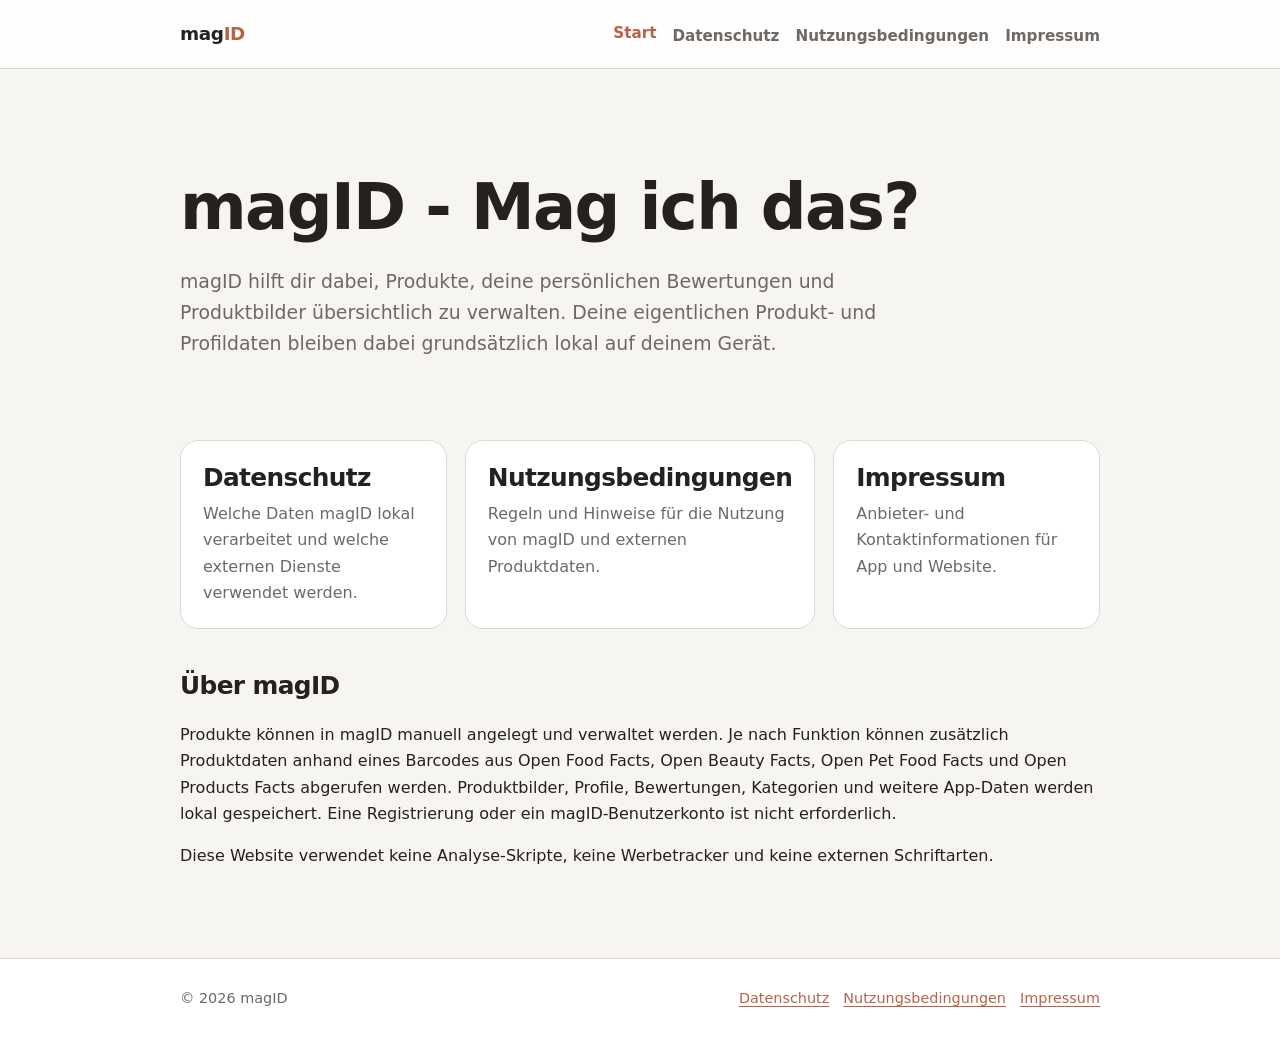
<file: index.html>
<!doctype html>
<html lang="de">
<head>
  <meta charset="utf-8">
  <meta name="viewport" content="width=device-width, initial-scale=1">
  <meta name="description" content="Offizielle Website der App magID mit Datenschutz, Nutzungsbedingungen und Impressum.">
  <title>magID – Mag ich das?</title>
  <link rel="stylesheet" href="styles.css">
</head>
<body>
<header>
  <div class="nav">
    <a class="brand" href="index.html">mag<span>ID</span></a>
    <nav aria-label="Hauptnavigation">
      <ul>
        <li><a href="index.html" aria-current="page">Start</a></li>
        <li><a href="datenschutz.html">Datenschutz</a></li>
        <li><a href="tos.html">Nutzungsbedingungen</a></li>
        <li><a href="impressum.html">Impressum</a></li>
      </ul>
    </nav>
  </div>
</header>

<main>

<section class="hero">
  <h1>magID - Mag ich das?</h1>
  <p class="lead">
    magID hilft dir dabei, Produkte, deine persönlichen Bewertungen und Produktbilder
    übersichtlich zu verwalten. Deine eigentlichen Produkt- und Profildaten bleiben dabei
    grundsätzlich lokal auf deinem Gerät.
  </p>
</section>

<section class="card-grid" aria-label="Rechtliche Informationen">
  <a class="card" href="datenschutz.html">
    <h2>Datenschutz</h2>
    <p>Welche Daten magID lokal verarbeitet und welche externen Dienste verwendet werden.</p>
  </a>
  <a class="card" href="tos.html">
    <h2>Nutzungsbedingungen</h2>
    <p>Regeln und Hinweise für die Nutzung von magID und externen Produktdaten.</p>
  </a>
  <a class="card" href="impressum.html">
    <h2>Impressum</h2>
    <p>Anbieter- und Kontaktinformationen für App und Website.</p>
  </a>
</section>

<section>
  <h2>Über magID</h2>
  <p>
    Produkte können in magID manuell angelegt und verwaltet werden. Je nach Funktion können
    zusätzlich Produktdaten anhand eines Barcodes aus Open Food Facts, Open Beauty Facts,
    Open Pet Food Facts und Open Products Facts abgerufen werden. Produktbilder, Profile,
    Bewertungen, Kategorien und weitere App-Daten werden lokal gespeichert. Eine Registrierung
    oder ein magID-Benutzerkonto ist nicht erforderlich.
  </p>
  <p>
    Diese Website verwendet keine Analyse-Skripte, keine Werbetracker und keine externen
    Schriftarten.
  </p>
</section>

</main>
<footer>
  <div class="footer-inner">
    <div>© 2026 magID</div>
    <div class="footer-links">
      <a href="datenschutz.html">Datenschutz</a>
      <a href="tos.html">Nutzungsbedingungen</a>
      <a href="impressum.html">Impressum</a>
    </div>
  </div>
</footer>

</body>
</html>
</file>
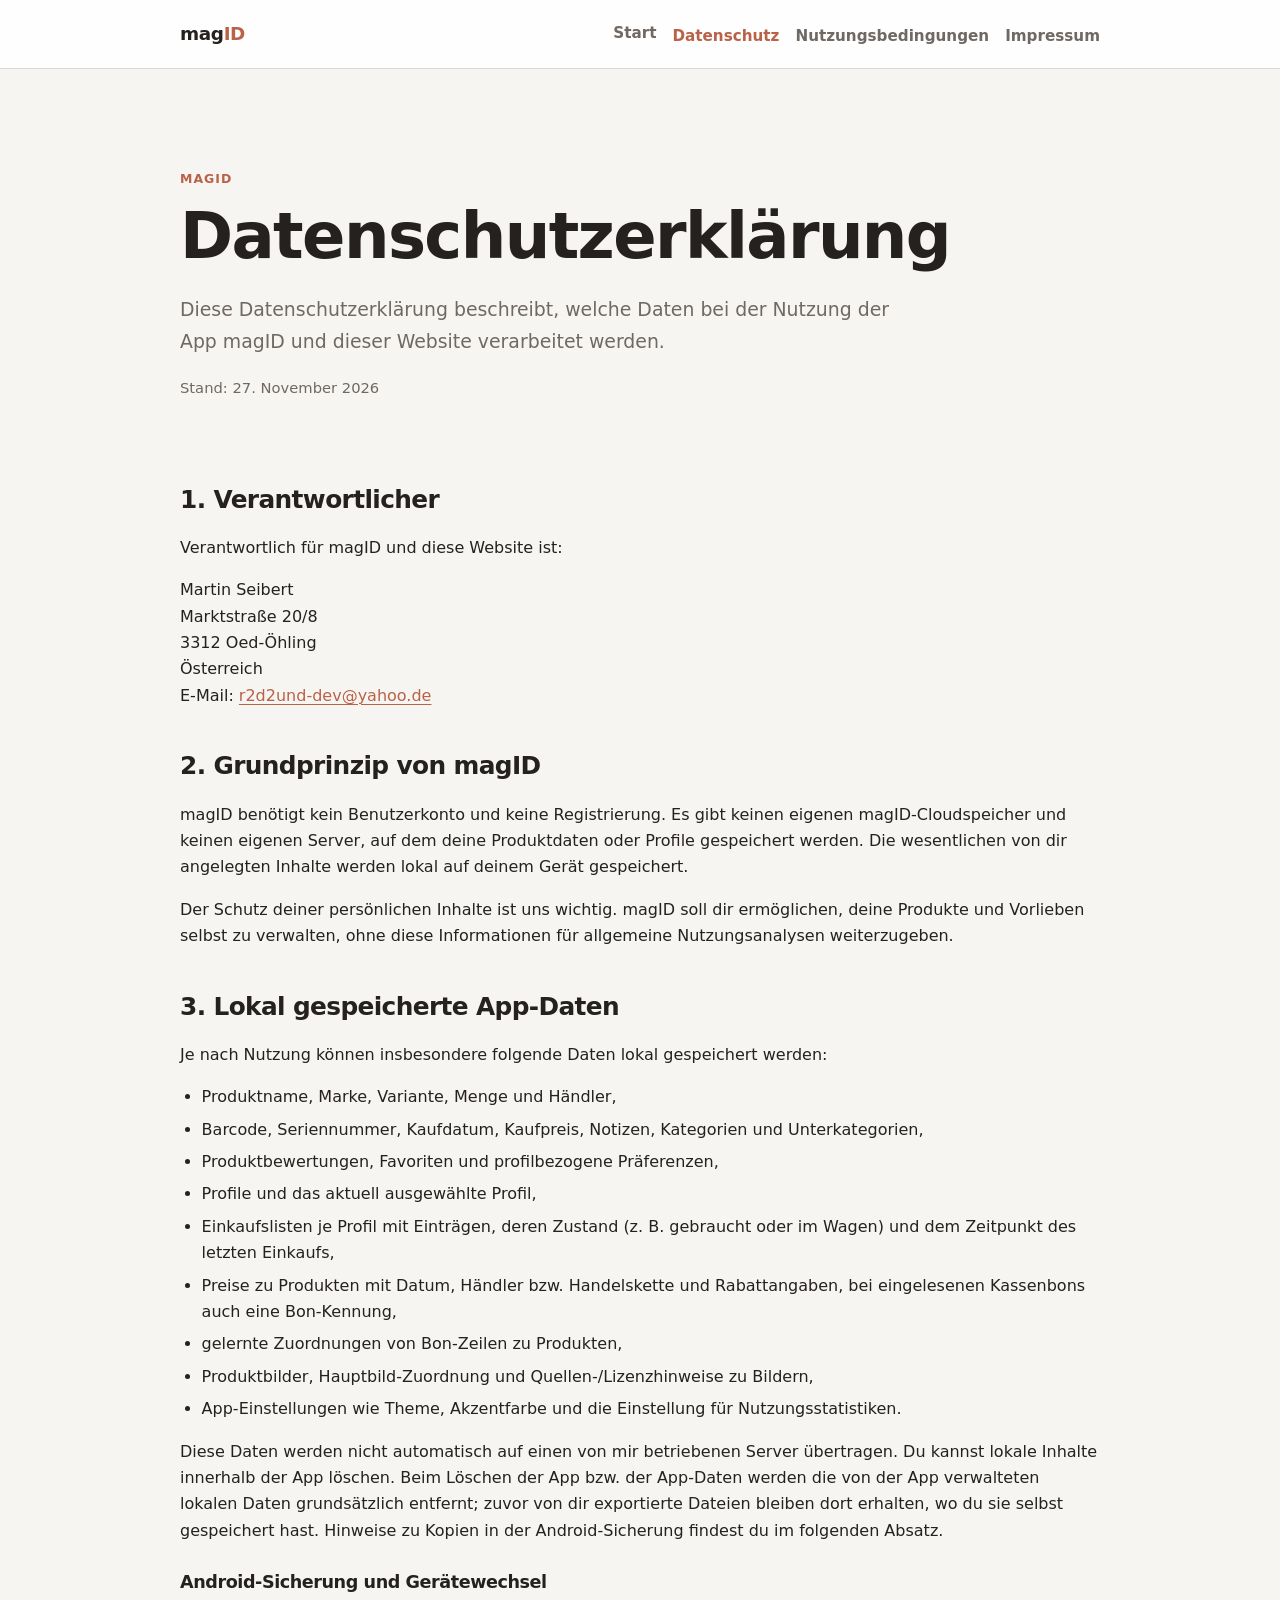
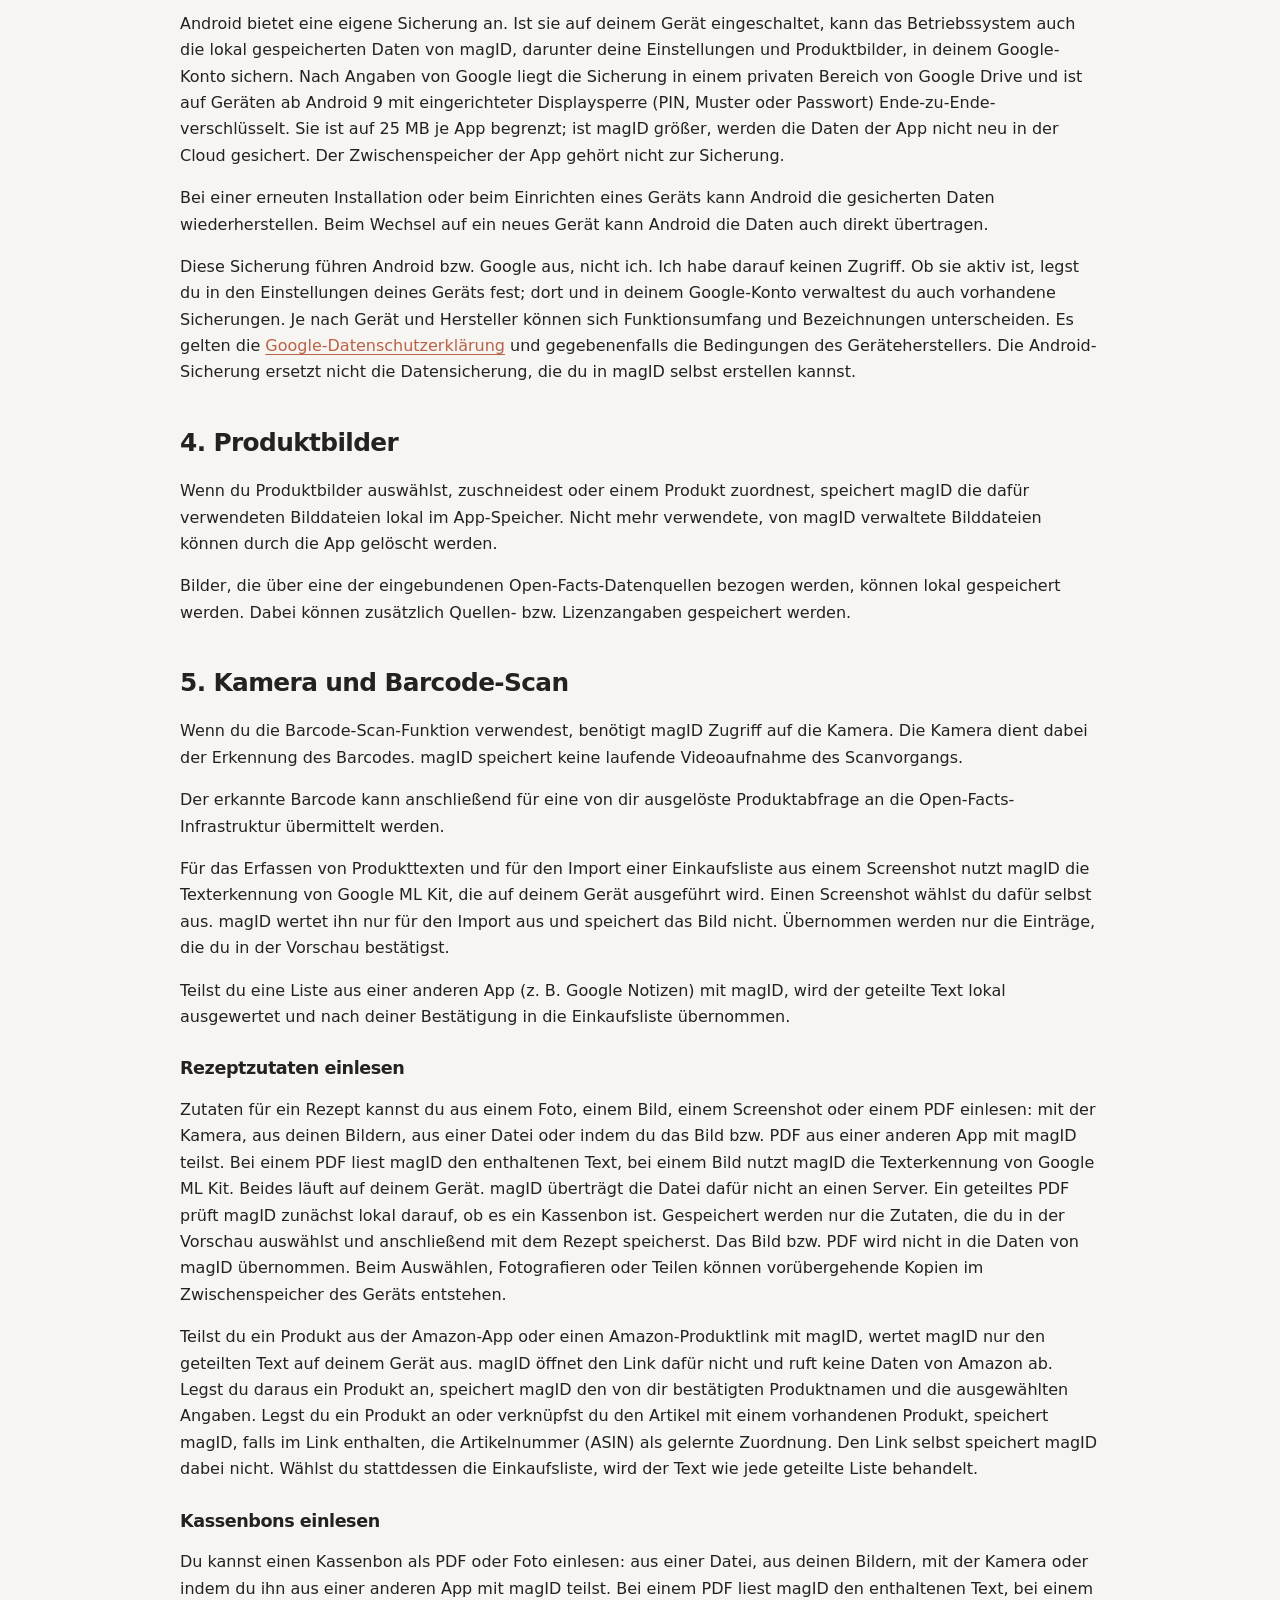
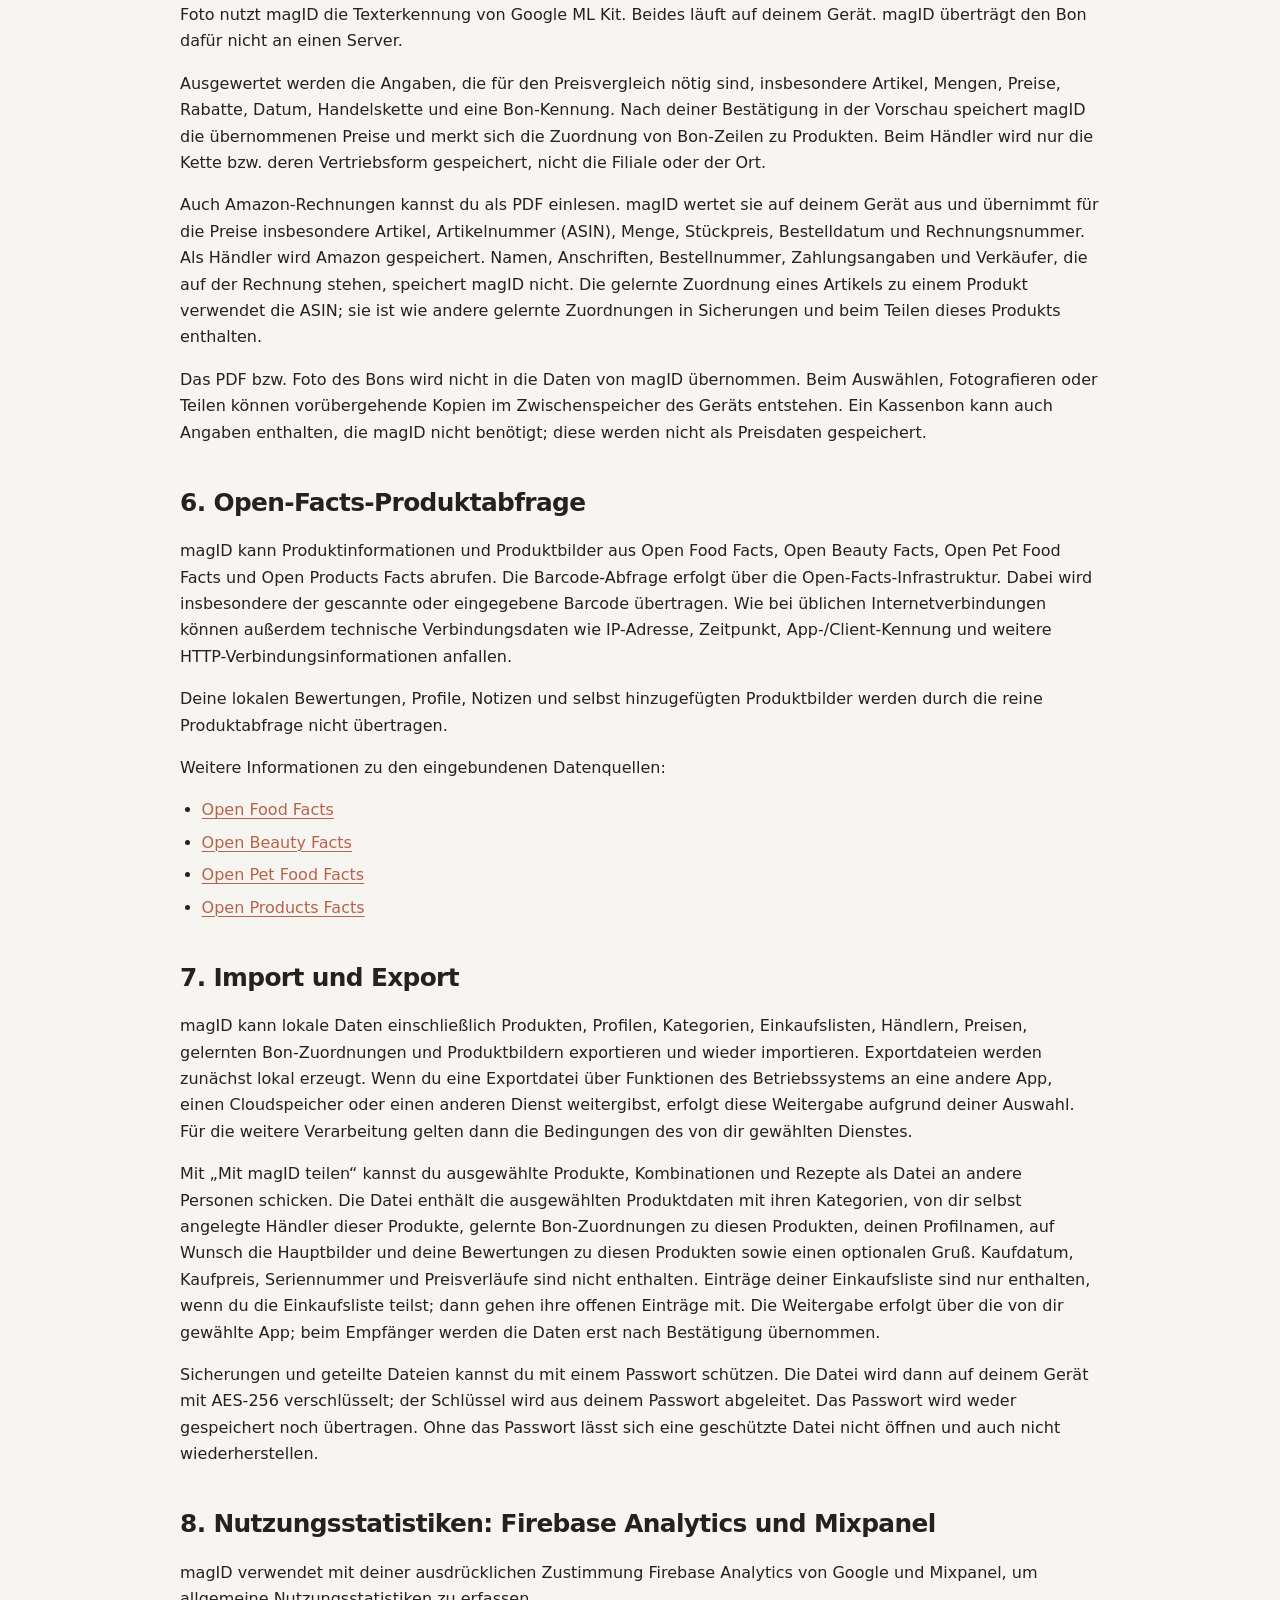
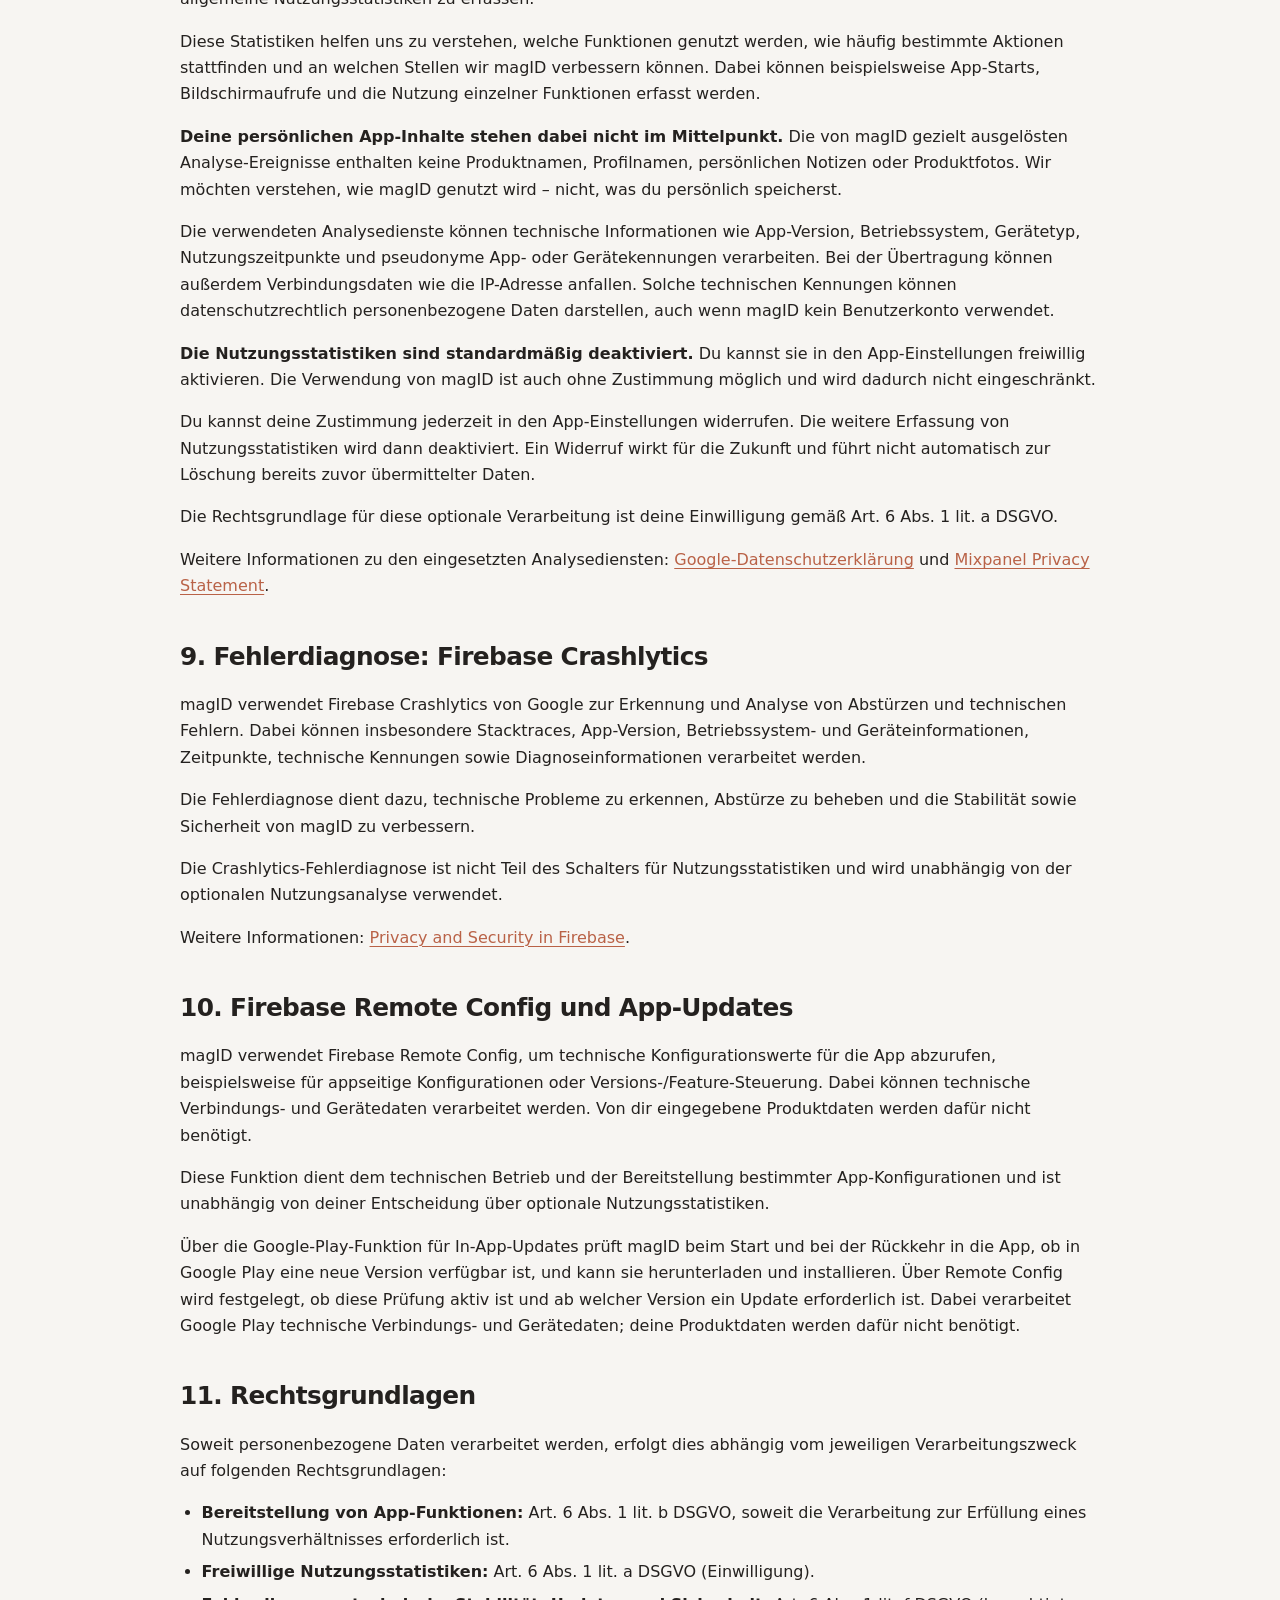
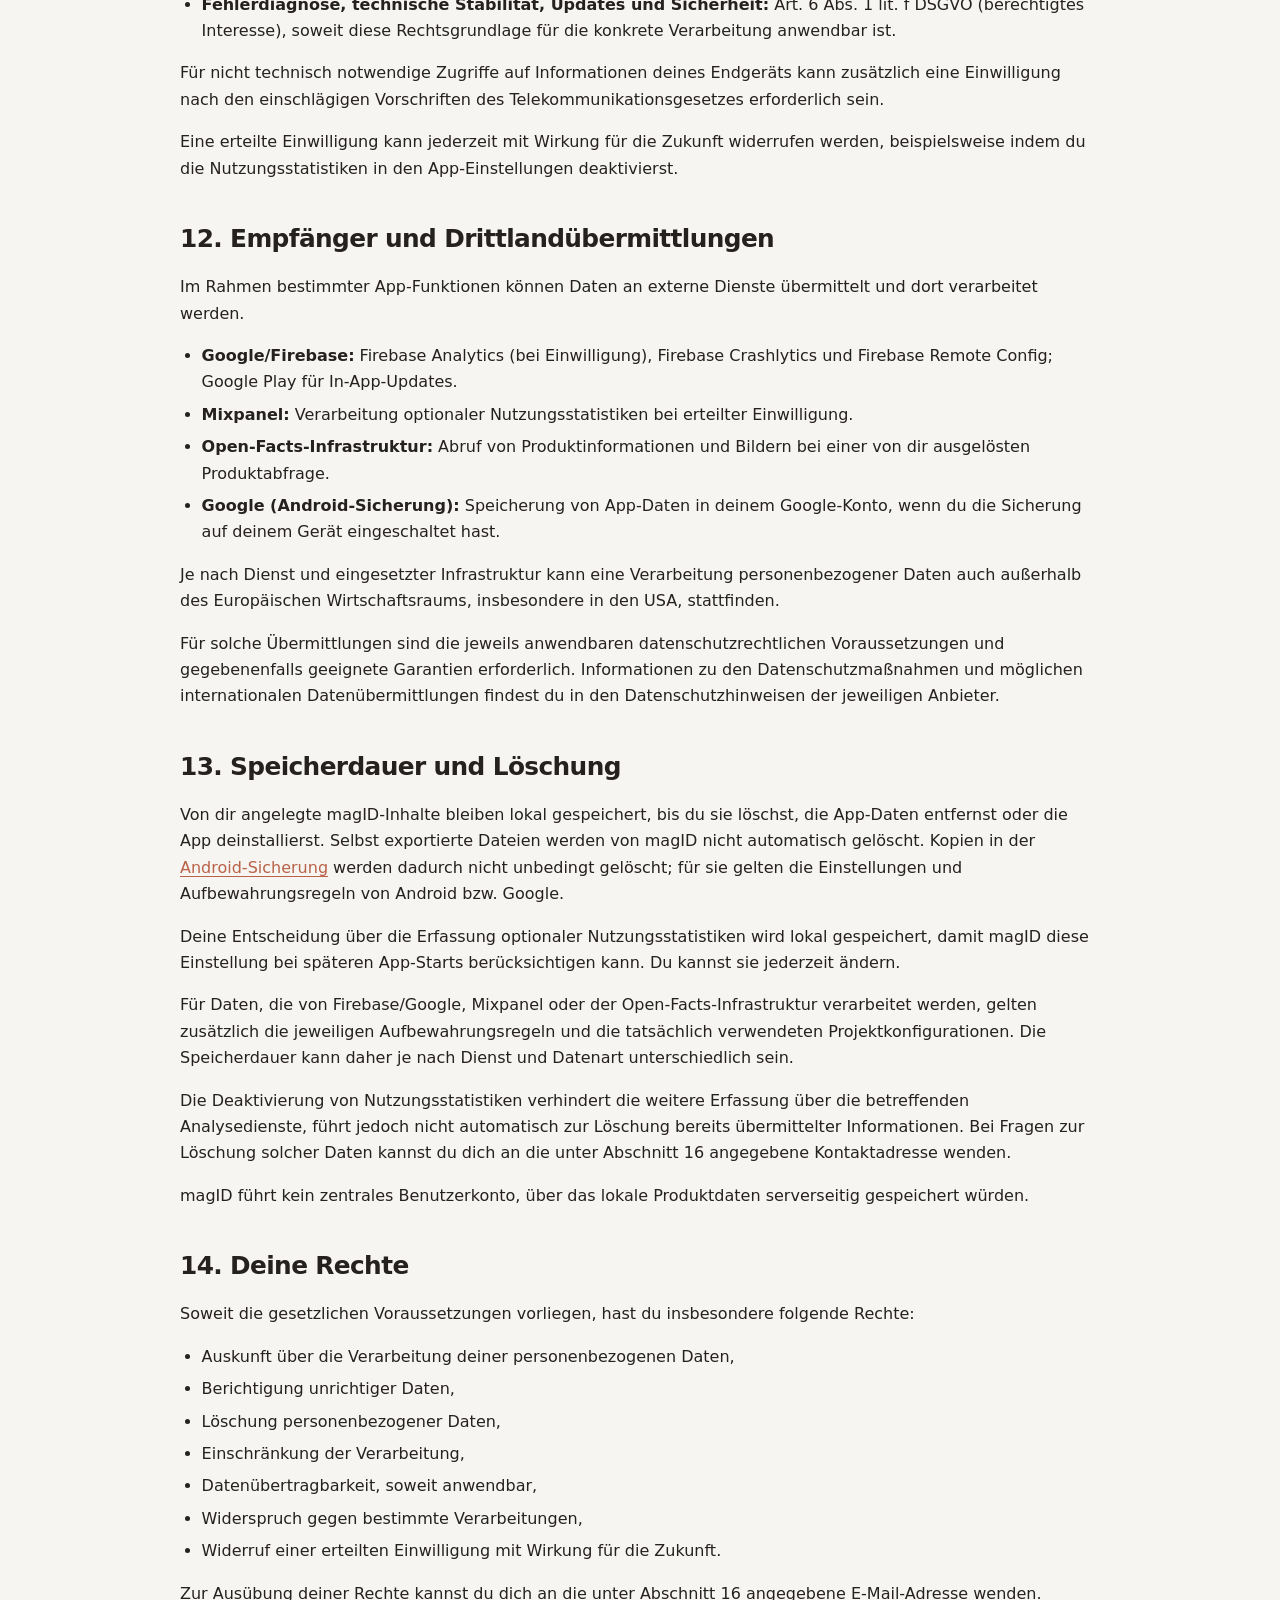
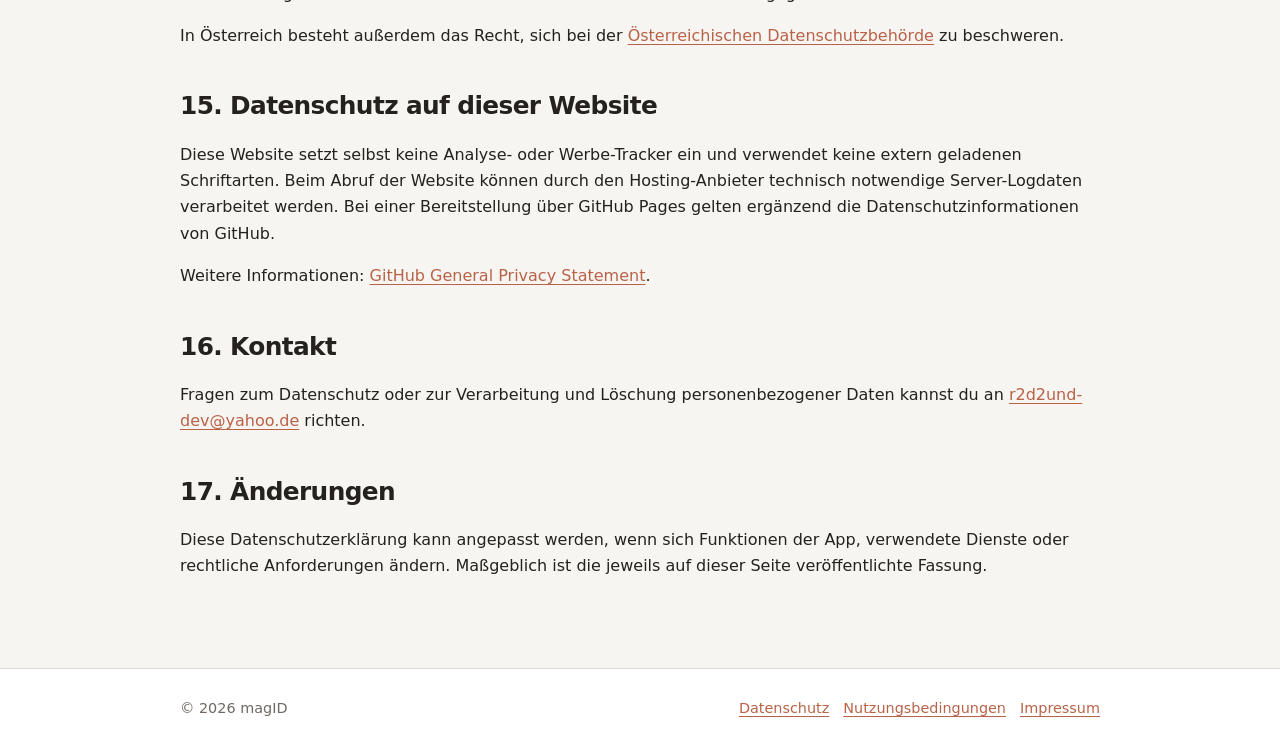
<file: datenschutz.html>
<!doctype html>
<html lang="de">
<head>
  <meta charset="utf-8">
  <meta name="viewport" content="width=device-width, initial-scale=1">
  <meta name="description" content="Datenschutzerklärung für die App magID.">
  <title>Datenschutzerklärung – magID</title>
  <link rel="stylesheet" href="styles.css">
</head>
<body>
<header>
  <div class="nav">
    <a class="brand" href="index.html">mag<span>ID</span></a>
    <nav aria-label="Hauptnavigation">
      <ul>
        <li><a href="index.html">Start</a></li>
        <li><a href="datenschutz.html" aria-current="page">Datenschutz</a></li>
        <li><a href="tos.html">Nutzungsbedingungen</a></li>
        <li><a href="impressum.html">Impressum</a></li>
      </ul>
    </nav>
  </div>
</header>

<main>

<section class="hero">
  <p class="eyebrow">magID</p>
  <h1>Datenschutzerklärung</h1>
  <p class="lead">
    Diese Datenschutzerklärung beschreibt, welche Daten bei der Nutzung der App magID und
    dieser Website verarbeitet werden.
  </p>
  <p class="meta">Stand: 27. November 2026</p>
</section>

<section>
  <h2>1. Verantwortlicher</h2>
  <p>
    Verantwortlich für magID und diese Website ist:
  </p>
  <p>
    Martin Seibert<br>
    Marktstraße 20/8<br>
    3312 Oed-Öhling<br>
    Österreich<br>
    E-Mail: <a href="mailto:r2d2und-dev@yahoo.de">r2d2und-dev@yahoo.de</a>
  </p>

  <h2>2. Grundprinzip von magID</h2>
  <p>
    magID benötigt kein Benutzerkonto und keine Registrierung. Es gibt keinen eigenen
    magID-Cloudspeicher und keinen eigenen Server, auf dem deine Produktdaten oder Profile
    gespeichert werden. Die wesentlichen von dir angelegten Inhalte werden lokal auf deinem
    Gerät gespeichert.
  </p>
  <p>
    Der Schutz deiner persönlichen Inhalte ist uns wichtig. magID soll dir ermöglichen,
    deine Produkte und Vorlieben selbst zu verwalten, ohne diese Informationen für
    allgemeine Nutzungsanalysen weiterzugeben.
  </p>

  <h2>3. Lokal gespeicherte App-Daten</h2>
  <p>Je nach Nutzung können insbesondere folgende Daten lokal gespeichert werden:</p>
  <ul>
    <li>Produktname, Marke, Variante, Menge und Händler,</li>
    <li>Barcode, Seriennummer, Kaufdatum, Kaufpreis, Notizen, Kategorien und Unterkategorien,</li>
    <li>Produktbewertungen, Favoriten und profilbezogene Präferenzen,</li>
    <li>Profile und das aktuell ausgewählte Profil,</li>
    <li>Einkaufslisten je Profil mit Einträgen, deren Zustand (z.&nbsp;B. gebraucht oder im Wagen) und dem Zeitpunkt des letzten Einkaufs,</li>
    <li>Preise zu Produkten mit Datum, Händler bzw. Handelskette und Rabattangaben, bei eingelesenen Kassenbons auch eine Bon-Kennung,</li>
    <li>gelernte Zuordnungen von Bon-Zeilen zu Produkten,</li>
    <li>Produktbilder, Hauptbild-Zuordnung und Quellen-/Lizenzhinweise zu Bildern,</li>
    <li>App-Einstellungen wie Theme, Akzentfarbe und die Einstellung für Nutzungsstatistiken.</li>
  </ul>
  <p>
    Diese Daten werden nicht automatisch auf einen von mir betriebenen Server übertragen.
    Du kannst lokale Inhalte innerhalb der App löschen. Beim Löschen der App bzw. der
    App-Daten werden die von der App verwalteten lokalen Daten grundsätzlich entfernt;
    zuvor von dir exportierte Dateien bleiben dort erhalten, wo du sie selbst gespeichert hast.
    Hinweise zu Kopien in der Android-Sicherung findest du im folgenden Absatz.
  </p>

  <h3 id="android-sicherung">Android-Sicherung und Gerätewechsel</h3>
  <p>
    Android bietet eine eigene Sicherung an. Ist sie auf deinem Gerät eingeschaltet, kann
    das Betriebssystem auch die lokal gespeicherten Daten von magID, darunter deine
    Einstellungen und Produktbilder, in deinem Google-Konto sichern. Nach Angaben von
    Google liegt die Sicherung in einem privaten Bereich von Google Drive und ist auf
    Geräten ab Android 9 mit eingerichteter Displaysperre (PIN, Muster oder Passwort)
    Ende-zu-Ende-verschlüsselt. Sie ist auf 25&nbsp;MB je App begrenzt; ist magID größer,
    werden die Daten der App nicht neu in der Cloud gesichert. Der Zwischenspeicher der
    App gehört nicht zur Sicherung.
  </p>
  <p>
    Bei einer erneuten Installation oder beim Einrichten eines Geräts kann Android die
    gesicherten Daten wiederherstellen. Beim Wechsel auf ein neues Gerät kann Android die
    Daten auch direkt übertragen.
  </p>
  <p>
    Diese Sicherung führen Android bzw. Google aus, nicht ich. Ich habe darauf keinen
    Zugriff. Ob sie aktiv ist, legst du in den Einstellungen deines Geräts fest; dort und
    in deinem Google-Konto verwaltest du auch vorhandene Sicherungen. Je nach Gerät und
    Hersteller können sich Funktionsumfang und Bezeichnungen unterscheiden. Es gelten die
    <a href="https://policies.google.com/privacy" rel="noopener noreferrer">Google-Datenschutzerklärung</a>
    und gegebenenfalls die Bedingungen des Geräteherstellers. Die Android-Sicherung
    ersetzt nicht die Datensicherung, die du in magID selbst erstellen kannst.
  </p>

  <h2>4. Produktbilder</h2>
  <p>
    Wenn du Produktbilder auswählst, zuschneidest oder einem Produkt zuordnest, speichert
    magID die dafür verwendeten Bilddateien lokal im App-Speicher. Nicht mehr verwendete,
    von magID verwaltete Bilddateien können durch die App gelöscht werden.
  </p>
  <p>
    Bilder, die über eine der eingebundenen Open-Facts-Datenquellen bezogen werden, können
    lokal gespeichert werden. Dabei können zusätzlich Quellen- bzw. Lizenzangaben gespeichert
    werden.
  </p>

  <h2>5. Kamera und Barcode-Scan</h2>
  <p>
    Wenn du die Barcode-Scan-Funktion verwendest, benötigt magID Zugriff auf die Kamera.
    Die Kamera dient dabei der Erkennung des Barcodes. magID speichert keine laufende
    Videoaufnahme des Scanvorgangs.
  </p>
  <p>
    Der erkannte Barcode kann anschließend für eine von dir ausgelöste Produktabfrage an
    die Open-Facts-Infrastruktur übermittelt werden.
  </p>
  <p>
    Für das Erfassen von Produkttexten und für den Import einer Einkaufsliste aus einem
    Screenshot nutzt magID die Texterkennung von Google ML Kit, die auf deinem Gerät
    ausgeführt wird. Einen Screenshot wählst du dafür selbst aus. magID wertet ihn nur für
    den Import aus und speichert das Bild nicht. Übernommen werden nur die Einträge, die
    du in der Vorschau bestätigst.
  </p>
  <p>
    Teilst du eine Liste aus einer anderen App (z.&nbsp;B. Google Notizen) mit magID, wird
    der geteilte Text lokal ausgewertet und nach deiner Bestätigung in die Einkaufsliste
    übernommen.
  </p>

  <h3>Rezeptzutaten einlesen</h3>
  <p>
    Zutaten für ein Rezept kannst du aus einem Foto, einem Bild, einem Screenshot oder
    einem PDF einlesen: mit der Kamera, aus deinen Bildern, aus einer Datei oder indem du
    das Bild bzw. PDF aus einer anderen App mit magID teilst. Bei einem PDF liest magID
    den enthaltenen Text, bei einem Bild nutzt magID die Texterkennung von Google
    ML Kit. Beides läuft auf deinem Gerät. magID überträgt die Datei dafür nicht an einen
    Server. Ein geteiltes PDF prüft magID zunächst lokal darauf, ob es ein Kassenbon ist.
    Gespeichert werden nur die Zutaten, die du in der Vorschau auswählst und anschließend
    mit dem Rezept speicherst. Das Bild bzw. PDF wird nicht in die Daten von magID
    übernommen. Beim Auswählen, Fotografieren oder Teilen können vorübergehende Kopien im
    Zwischenspeicher des Geräts entstehen.
  </p>

  <p>
    Teilst du ein Produkt aus der Amazon-App oder einen Amazon-Produktlink mit magID,
    wertet magID nur den geteilten Text auf deinem Gerät aus. magID öffnet den Link dafür
    nicht und ruft keine Daten von Amazon ab. Legst du daraus ein Produkt an, speichert
    magID den von dir bestätigten Produktnamen und die ausgewählten Angaben. Legst du ein
    Produkt an oder verknüpfst du den Artikel mit einem vorhandenen Produkt, speichert
    magID, falls im Link enthalten, die Artikelnummer (ASIN) als gelernte Zuordnung.
    Den Link selbst
    speichert magID dabei nicht. Wählst du stattdessen die Einkaufsliste, wird der Text
    wie jede geteilte Liste behandelt.
  </p>

  <h3>Kassenbons einlesen</h3>
  <p>
    Du kannst einen Kassenbon als PDF oder Foto einlesen: aus einer Datei, aus deinen
    Bildern, mit der Kamera oder indem du ihn aus einer anderen App mit magID teilst.
    Bei einem PDF liest magID den enthaltenen Text, bei einem Foto nutzt magID die
    Texterkennung von Google ML Kit. Beides läuft auf deinem Gerät. magID überträgt den
    Bon dafür nicht an einen Server.
  </p>
  <p>
    Ausgewertet werden die Angaben, die für den Preisvergleich nötig sind, insbesondere
    Artikel, Mengen, Preise, Rabatte, Datum, Handelskette und eine Bon-Kennung. Nach
    deiner Bestätigung in der Vorschau speichert magID die übernommenen Preise und merkt
    sich die Zuordnung von Bon-Zeilen zu Produkten. Beim Händler wird nur die Kette bzw.
    deren Vertriebsform gespeichert, nicht die Filiale oder der Ort.
  </p>
  <p>
    Auch Amazon-Rechnungen kannst du als PDF einlesen. magID wertet sie auf deinem Gerät
    aus und übernimmt für die Preise insbesondere Artikel, Artikelnummer (ASIN), Menge,
    Stückpreis, Bestelldatum und Rechnungsnummer. Als Händler wird Amazon gespeichert.
    Namen, Anschriften, Bestellnummer, Zahlungsangaben und Verkäufer, die auf der Rechnung
    stehen, speichert magID nicht. Die gelernte Zuordnung eines Artikels zu einem Produkt
    verwendet die ASIN; sie ist wie andere gelernte Zuordnungen in Sicherungen und beim
    Teilen dieses Produkts enthalten.
  </p>
  <p>
    Das PDF bzw. Foto des Bons wird nicht in die Daten von magID übernommen. Beim
    Auswählen, Fotografieren oder Teilen können vorübergehende Kopien im Zwischenspeicher
    des Geräts entstehen. Ein Kassenbon kann auch Angaben enthalten, die magID nicht
    benötigt; diese werden nicht als Preisdaten gespeichert.
  </p>

  <h2>6. Open-Facts-Produktabfrage</h2>
  <p>
    magID kann Produktinformationen und Produktbilder aus Open Food Facts, Open Beauty Facts,
    Open Pet Food Facts und Open Products Facts abrufen. Die Barcode-Abfrage erfolgt über die
    Open-Facts-Infrastruktur. Dabei wird insbesondere der gescannte oder eingegebene Barcode
    übertragen. Wie bei üblichen Internetverbindungen können außerdem technische
    Verbindungsdaten wie IP-Adresse, Zeitpunkt, App-/Client-Kennung und weitere
    HTTP-Verbindungsinformationen anfallen.
  </p>
  <p>
    Deine lokalen Bewertungen, Profile, Notizen und selbst hinzugefügten Produktbilder werden
    durch die reine Produktabfrage nicht übertragen.
  </p>
  <p>Weitere Informationen zu den eingebundenen Datenquellen:</p>
  <ul>
    <li><a href="https://world.openfoodfacts.org/" rel="noopener noreferrer">Open Food Facts</a></li>
    <li><a href="https://world.openbeautyfacts.org/" rel="noopener noreferrer">Open Beauty Facts</a></li>
    <li><a href="https://world.openpetfoodfacts.org/" rel="noopener noreferrer">Open Pet Food Facts</a></li>
    <li><a href="https://world.openproductsfacts.org/" rel="noopener noreferrer">Open Products Facts</a></li>
  </ul>

  <h2>7. Import und Export</h2>
  <p>
    magID kann lokale Daten einschließlich Produkten, Profilen, Kategorien, Einkaufslisten, Händlern,
    Preisen, gelernten Bon-Zuordnungen und Produktbildern exportieren und wieder importieren. Exportdateien werden zunächst lokal erzeugt.
    Wenn du eine Exportdatei über Funktionen des Betriebssystems an eine andere App,
    einen Cloudspeicher oder einen anderen Dienst weitergibst, erfolgt diese Weitergabe
    aufgrund deiner Auswahl. Für die weitere Verarbeitung gelten dann die Bedingungen
    des von dir gewählten Dienstes.
  </p>
  <p>
    Mit „Mit magID teilen“ kannst du ausgewählte Produkte, Kombinationen und Rezepte als
    Datei an andere Personen schicken. Die Datei enthält die ausgewählten Produktdaten
    mit ihren Kategorien, von dir selbst angelegte Händler dieser Produkte, gelernte
    Bon-Zuordnungen zu diesen Produkten, deinen Profilnamen, auf Wunsch die Hauptbilder
    und deine Bewertungen zu diesen Produkten sowie einen optionalen Gruß. Kaufdatum,
    Kaufpreis, Seriennummer und Preisverläufe sind nicht enthalten. Einträge deiner
    Einkaufsliste sind nur enthalten, wenn du die Einkaufsliste teilst; dann gehen ihre
    offenen Einträge mit. Die Weitergabe erfolgt über die von dir gewählte App; beim
    Empfänger werden die Daten erst nach Bestätigung übernommen.
  </p>
  <p>
    Sicherungen und geteilte Dateien kannst du mit einem Passwort schützen. Die Datei wird
    dann auf deinem Gerät mit AES-256 verschlüsselt; der Schlüssel wird aus deinem Passwort
    abgeleitet. Das Passwort wird weder gespeichert noch übertragen. Ohne das Passwort lässt
    sich eine geschützte Datei nicht öffnen und auch nicht wiederherstellen.
  </p>

  <h2 id="nutzungsstatistiken">8. Nutzungsstatistiken: Firebase Analytics und Mixpanel</h2>
  <p>
    magID verwendet mit deiner ausdrücklichen Zustimmung Firebase Analytics von Google
    und Mixpanel, um allgemeine Nutzungsstatistiken zu erfassen.
  </p>
  <p>
    Diese Statistiken helfen uns zu verstehen, welche Funktionen genutzt werden, wie häufig
    bestimmte Aktionen stattfinden und an welchen Stellen wir magID verbessern können.
    Dabei können beispielsweise App-Starts, Bildschirmaufrufe und die Nutzung einzelner
    Funktionen erfasst werden.
  </p>
  <p>
    <strong>Deine persönlichen App-Inhalte stehen dabei nicht im Mittelpunkt.</strong>
    Die von magID gezielt ausgelösten Analyse-Ereignisse enthalten keine Produktnamen,
    Profilnamen, persönlichen Notizen oder Produktfotos.
    Wir möchten verstehen, wie magID genutzt wird – nicht, was du persönlich speicherst.
  </p>
  <p>
    Die verwendeten Analysedienste können technische Informationen wie App-Version,
    Betriebssystem, Gerätetyp, Nutzungszeitpunkte und pseudonyme App- oder Gerätekennungen
    verarbeiten. Bei der Übertragung können außerdem Verbindungsdaten wie die IP-Adresse
    anfallen. Solche technischen Kennungen können datenschutzrechtlich personenbezogene
    Daten darstellen, auch wenn magID kein Benutzerkonto verwendet.
  </p>
  <p>
    <strong>Die Nutzungsstatistiken sind standardmäßig deaktiviert.</strong>
    Du kannst sie in den App-Einstellungen freiwillig aktivieren. Die Verwendung von
    magID ist auch ohne Zustimmung möglich und wird dadurch nicht eingeschränkt.
  </p>
  <p>
    Du kannst deine Zustimmung jederzeit in den App-Einstellungen widerrufen.
    Die weitere Erfassung von Nutzungsstatistiken wird dann deaktiviert.
    Ein Widerruf wirkt für die Zukunft und führt nicht automatisch zur Löschung
    bereits zuvor übermittelter Daten.
  </p>
  <p>
    Die Rechtsgrundlage für diese optionale Verarbeitung ist deine Einwilligung
    gemäß Art. 6 Abs. 1 lit. a DSGVO.
  </p>
  <p>
    Weitere Informationen zu den eingesetzten Analysediensten:
    <a href="https://policies.google.com/privacy" rel="noopener noreferrer">Google-Datenschutzerklärung</a>
    und
    <a href="https://mixpanel.com/legal/privacy-policy/" rel="noopener noreferrer">Mixpanel Privacy Statement</a>.
  </p>

  <h2>9. Fehlerdiagnose: Firebase Crashlytics</h2>
  <p>
    magID verwendet Firebase Crashlytics von Google zur Erkennung und Analyse von Abstürzen
    und technischen Fehlern. Dabei können insbesondere Stacktraces, App-Version,
    Betriebssystem- und Geräteinformationen, Zeitpunkte, technische Kennungen sowie
    Diagnoseinformationen verarbeitet werden.
  </p>
  <p>
    Die Fehlerdiagnose dient dazu, technische Probleme zu erkennen, Abstürze zu beheben
    und die Stabilität sowie Sicherheit von magID zu verbessern.
  </p>
  <p>
    Die Crashlytics-Fehlerdiagnose ist nicht Teil des Schalters für Nutzungsstatistiken
    und wird unabhängig von der optionalen Nutzungsanalyse verwendet.
  </p>
  <p>
    Weitere Informationen:
    <a href="https://firebase.google.com/support/privacy" rel="noopener noreferrer">Privacy and Security in Firebase</a>.
  </p>

  <h2>10. Firebase Remote Config und App-Updates</h2>
  <p>
    magID verwendet Firebase Remote Config, um technische Konfigurationswerte für die App
    abzurufen, beispielsweise für appseitige Konfigurationen oder Versions-/Feature-Steuerung.
    Dabei können technische Verbindungs- und Gerätedaten verarbeitet werden. Von dir
    eingegebene Produktdaten werden dafür nicht benötigt.
  </p>
  <p>
    Diese Funktion dient dem technischen Betrieb und der Bereitstellung bestimmter
    App-Konfigurationen und ist unabhängig von deiner Entscheidung über optionale
    Nutzungsstatistiken.
  </p>
  <p>
    Über die Google-Play-Funktion für In-App-Updates prüft magID beim Start und bei der
    Rückkehr in die App, ob in Google Play eine neue Version verfügbar ist, und kann sie herunterladen und installieren. Über Remote
    Config wird festgelegt, ob diese Prüfung aktiv ist und ab welcher Version ein Update
    erforderlich ist. Dabei verarbeitet Google Play technische Verbindungs- und Gerätedaten;
    deine Produktdaten werden dafür nicht benötigt.
  </p>

  <h2>11. Rechtsgrundlagen</h2>
  <p>
    Soweit personenbezogene Daten verarbeitet werden, erfolgt dies abhängig vom
    jeweiligen Verarbeitungszweck auf folgenden Rechtsgrundlagen:
  </p>
  <ul>
    <li>
      <strong>Bereitstellung von App-Funktionen:</strong>
      Art. 6 Abs. 1 lit. b DSGVO, soweit die Verarbeitung zur Erfüllung
      eines Nutzungsverhältnisses erforderlich ist.
    </li>
    <li>
      <strong>Freiwillige Nutzungsstatistiken:</strong>
      Art. 6 Abs. 1 lit. a DSGVO (Einwilligung).
    </li>
    <li>
      <strong>Fehlerdiagnose, technische Stabilität, Updates und Sicherheit:</strong>
      Art. 6 Abs. 1 lit. f DSGVO (berechtigtes Interesse),
      soweit diese Rechtsgrundlage für die konkrete Verarbeitung anwendbar ist.
    </li>
  </ul>
  <p>
    Für nicht technisch notwendige Zugriffe auf Informationen deines Endgeräts
    kann zusätzlich eine Einwilligung nach den einschlägigen Vorschriften
    des Telekommunikationsgesetzes erforderlich sein.
  </p>
  <p>
    Eine erteilte Einwilligung kann jederzeit mit Wirkung für die Zukunft widerrufen
    werden, beispielsweise indem du die Nutzungsstatistiken in den App-Einstellungen
    deaktivierst.
  </p>

  <h2>12. Empfänger und Drittlandübermittlungen</h2>
  <p>
    Im Rahmen bestimmter App-Funktionen können Daten an externe Dienste
    übermittelt und dort verarbeitet werden.
  </p>
  <ul>
    <li>
      <strong>Google/Firebase:</strong>
      Firebase Analytics (bei Einwilligung), Firebase Crashlytics
      und Firebase Remote Config; Google Play für In-App-Updates.
    </li>
    <li>
      <strong>Mixpanel:</strong>
      Verarbeitung optionaler Nutzungsstatistiken bei erteilter Einwilligung.
    </li>
    <li>
      <strong>Open-Facts-Infrastruktur:</strong>
      Abruf von Produktinformationen und Bildern bei einer von dir
      ausgelösten Produktabfrage.
    </li>
    <li>
      <strong>Google (Android-Sicherung):</strong>
      Speicherung von App-Daten in deinem Google-Konto, wenn du die Sicherung auf
      deinem Gerät eingeschaltet hast.
    </li>
  </ul>
  <p>
    Je nach Dienst und eingesetzter Infrastruktur kann eine Verarbeitung
    personenbezogener Daten auch außerhalb des Europäischen Wirtschaftsraums,
    insbesondere in den USA, stattfinden.
  </p>
  <p>
    Für solche Übermittlungen sind die jeweils anwendbaren datenschutzrechtlichen
    Voraussetzungen und gegebenenfalls geeignete Garantien erforderlich.
    Informationen zu den Datenschutzmaßnahmen und möglichen internationalen
    Datenübermittlungen findest du in den Datenschutzhinweisen der jeweiligen Anbieter.
  </p>

  <h2>13. Speicherdauer und Löschung</h2>
  <p>
    Von dir angelegte magID-Inhalte bleiben lokal gespeichert, bis du sie löschst,
    die App-Daten entfernst oder die App deinstallierst. Selbst exportierte Dateien
    werden von magID nicht automatisch gelöscht. Kopien in der
    <a href="#android-sicherung">Android-Sicherung</a> werden dadurch nicht unbedingt
    gelöscht; für sie gelten die Einstellungen und Aufbewahrungsregeln von Android bzw.
    Google.
  </p>
  <p>
    Deine Entscheidung über die Erfassung optionaler Nutzungsstatistiken wird
    lokal gespeichert, damit magID diese Einstellung bei späteren App-Starts
    berücksichtigen kann. Du kannst sie jederzeit ändern.
  </p>
  <p>
    Für Daten, die von Firebase/Google, Mixpanel oder der Open-Facts-Infrastruktur
    verarbeitet werden, gelten zusätzlich die jeweiligen Aufbewahrungsregeln
    und die tatsächlich verwendeten Projektkonfigurationen.
    Die Speicherdauer kann daher je nach Dienst und Datenart unterschiedlich sein.
  </p>
  <p>
    Die Deaktivierung von Nutzungsstatistiken verhindert die weitere Erfassung
    über die betreffenden Analysedienste, führt jedoch nicht automatisch zur
    Löschung bereits übermittelter Informationen.
    Bei Fragen zur Löschung solcher Daten kannst du dich an die unter
    Abschnitt 16 angegebene Kontaktadresse wenden.
  </p>
  <p>
    magID führt kein zentrales Benutzerkonto, über das lokale Produktdaten
    serverseitig gespeichert würden.
  </p>

  <h2>14. Deine Rechte</h2>
  <p>
    Soweit die gesetzlichen Voraussetzungen vorliegen, hast du insbesondere
    folgende Rechte:
  </p>
  <ul>
    <li>Auskunft über die Verarbeitung deiner personenbezogenen Daten,</li>
    <li>Berichtigung unrichtiger Daten,</li>
    <li>Löschung personenbezogener Daten,</li>
    <li>Einschränkung der Verarbeitung,</li>
    <li>Datenübertragbarkeit, soweit anwendbar,</li>
    <li>Widerspruch gegen bestimmte Verarbeitungen,</li>
    <li>Widerruf einer erteilten Einwilligung mit Wirkung für die Zukunft.</li>
  </ul>
  <p>
    Zur Ausübung deiner Rechte kannst du dich an die unter Abschnitt 16
    angegebene E-Mail-Adresse wenden.
  </p>
  <p>
    In Österreich besteht außerdem das Recht, sich bei der
    <a href="https://www.dsb.gv.at/" rel="noopener noreferrer">Österreichischen Datenschutzbehörde</a>
    zu beschweren.
  </p>

  <h2>15. Datenschutz auf dieser Website</h2>
  <p>
    Diese Website setzt selbst keine Analyse- oder Werbe-Tracker ein und verwendet keine
    extern geladenen Schriftarten. Beim Abruf der Website können durch den Hosting-Anbieter
    technisch notwendige Server-Logdaten verarbeitet werden. Bei einer Bereitstellung über
    GitHub Pages gelten ergänzend die Datenschutzinformationen von GitHub.
  </p>
  <p>
    Weitere Informationen:
    <a href="https://docs.github.com/en/site-policy/privacy-policies/github-general-privacy-statement"
       rel="noopener noreferrer">GitHub General Privacy Statement</a>.
  </p>

  <h2>16. Kontakt</h2>
  <p>
    Fragen zum Datenschutz oder zur Verarbeitung und Löschung personenbezogener
    Daten kannst du an
    <a href="mailto:r2d2und-dev@yahoo.de">r2d2und-dev@yahoo.de</a> richten.
  </p>

  <h2>17. Änderungen</h2>
  <p>
    Diese Datenschutzerklärung kann angepasst werden, wenn sich Funktionen der App,
    verwendete Dienste oder rechtliche Anforderungen ändern. Maßgeblich ist die jeweils
    auf dieser Seite veröffentlichte Fassung.
  </p>
</section>

</main>
<footer>
  <div class="footer-inner">
    <div>© 2026 magID</div>
    <div class="footer-links">
      <a href="datenschutz.html">Datenschutz</a>
      <a href="tos.html">Nutzungsbedingungen</a>
      <a href="impressum.html">Impressum</a>
    </div>
  </div>
</footer>

</body>
</html>
</file>
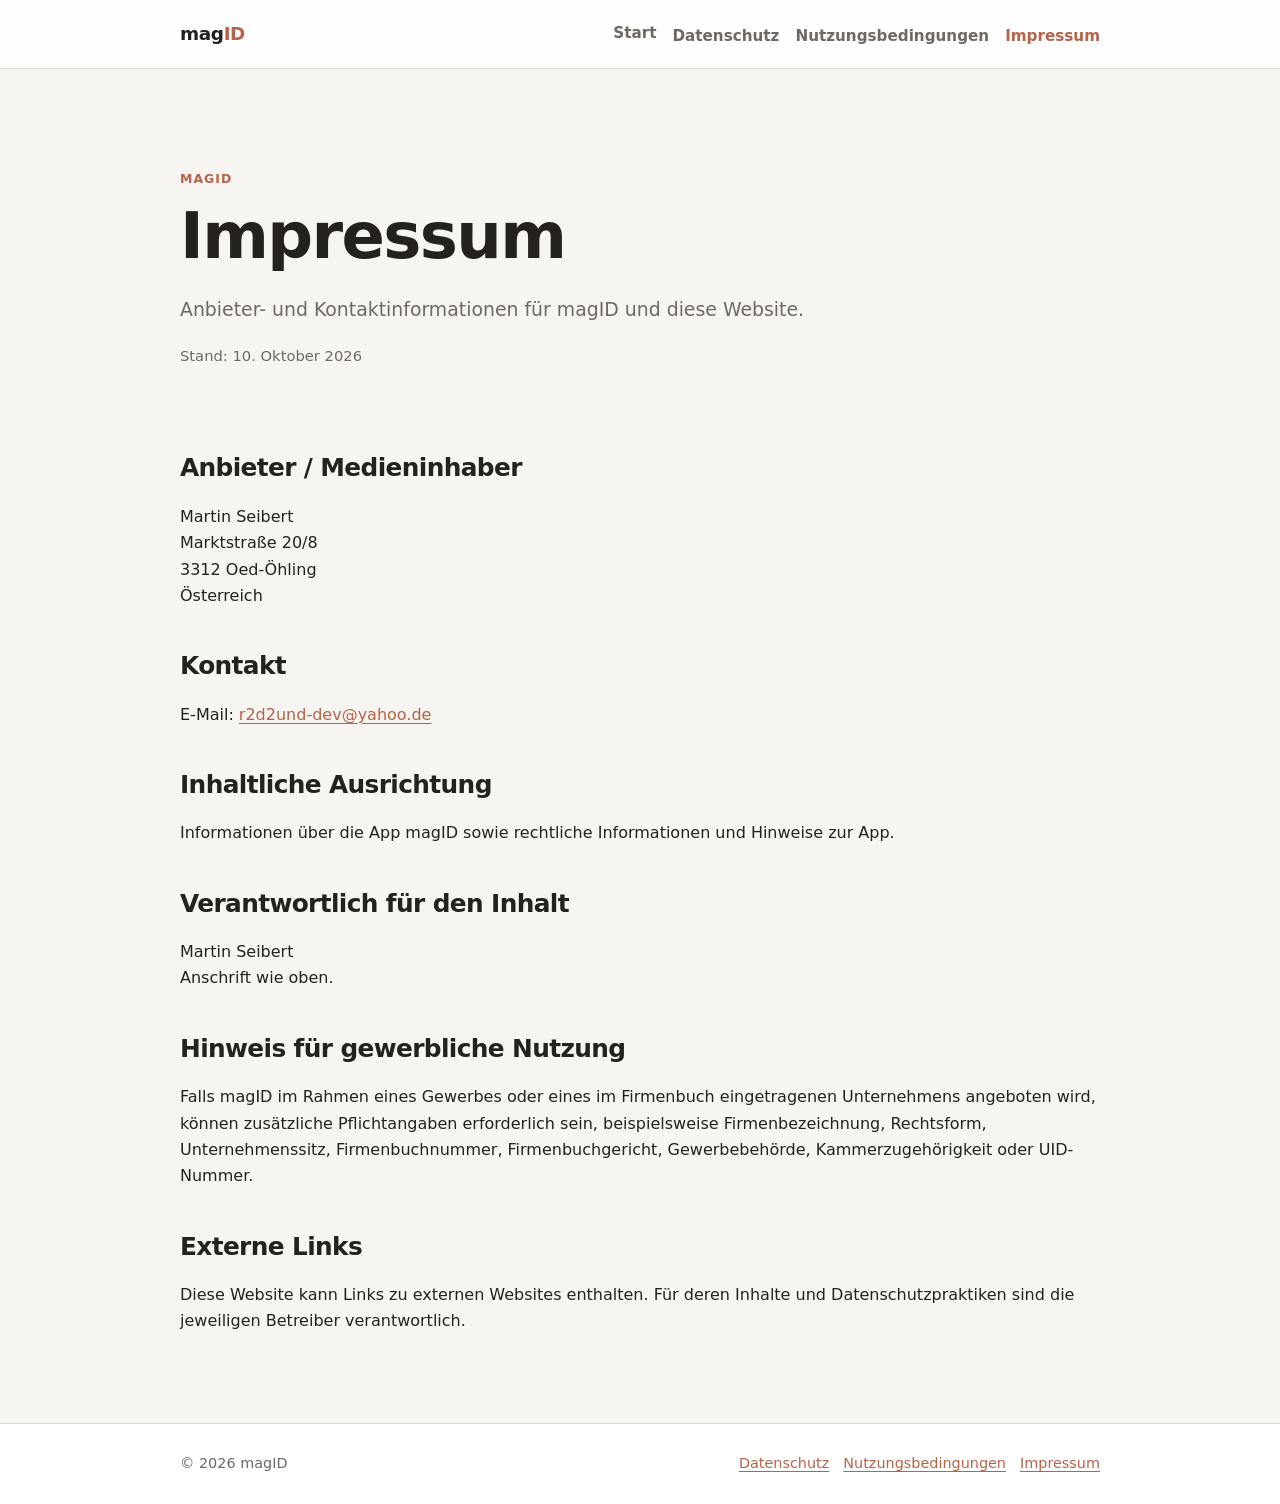
<file: impressum.html>
<!doctype html>
<html lang="de">
<head>
  <meta charset="utf-8">
  <meta name="viewport" content="width=device-width, initial-scale=1">
  <meta name="description" content="Impressum und Anbieterinformationen für magID.">
  <title>Impressum – magID</title>
  <link rel="stylesheet" href="styles.css">
</head>
<body>
<header>
  <div class="nav">
    <a class="brand" href="index.html">mag<span>ID</span></a>
    <nav aria-label="Hauptnavigation">
      <ul>
        <li><a href="index.html">Start</a></li>
        <li><a href="datenschutz.html">Datenschutz</a></li>
        <li><a href="tos.html">Nutzungsbedingungen</a></li>
        <li><a href="impressum.html" aria-current="page">Impressum</a></li>
      </ul>
    </nav>
  </div>
</header>

<main>

<section class="hero">
  <p class="eyebrow">magID</p>
  <h1>Impressum</h1>
  <p class="lead">Anbieter- und Kontaktinformationen für magID und diese Website.</p>
  <p class="meta">Stand: 10. Oktober 2026</p>
</section>

<section>
  <h2>Anbieter / Medieninhaber</h2>
  <p>
    Martin Seibert<br>
    Marktstraße 20/8<br>
    3312 Oed-Öhling<br>
    Österreich
  </p>

  <h2>Kontakt</h2>
  <p>
    E-Mail: <a href="mailto:r2d2und-dev@yahoo.de">r2d2und-dev@yahoo.de</a>
  </p>

  <h2>Inhaltliche Ausrichtung</h2>
  <p>
    Informationen über die App magID sowie rechtliche Informationen und Hinweise zur App.
  </p>

  <h2>Verantwortlich für den Inhalt</h2>
  <p>
    Martin Seibert<br>
    Anschrift wie oben.
  </p>

  <h2>Hinweis für gewerbliche Nutzung</h2>
  <p>
    Falls magID im Rahmen eines Gewerbes oder eines im Firmenbuch eingetragenen Unternehmens
    angeboten wird, können zusätzliche Pflichtangaben erforderlich sein, beispielsweise
    Firmenbezeichnung, Rechtsform, Unternehmenssitz, Firmenbuchnummer, Firmenbuchgericht,
    Gewerbebehörde, Kammerzugehörigkeit oder UID-Nummer.
  </p>

  <h2>Externe Links</h2>
  <p>
    Diese Website kann Links zu externen Websites enthalten. Für deren Inhalte und
    Datenschutzpraktiken sind die jeweiligen Betreiber verantwortlich.
  </p>
</section>

</main>
<footer>
  <div class="footer-inner">
    <div>© 2026 magID</div>
    <div class="footer-links">
      <a href="datenschutz.html">Datenschutz</a>
      <a href="tos.html">Nutzungsbedingungen</a>
      <a href="impressum.html">Impressum</a>
    </div>
  </div>
</footer>

</body>
</html>
</file>
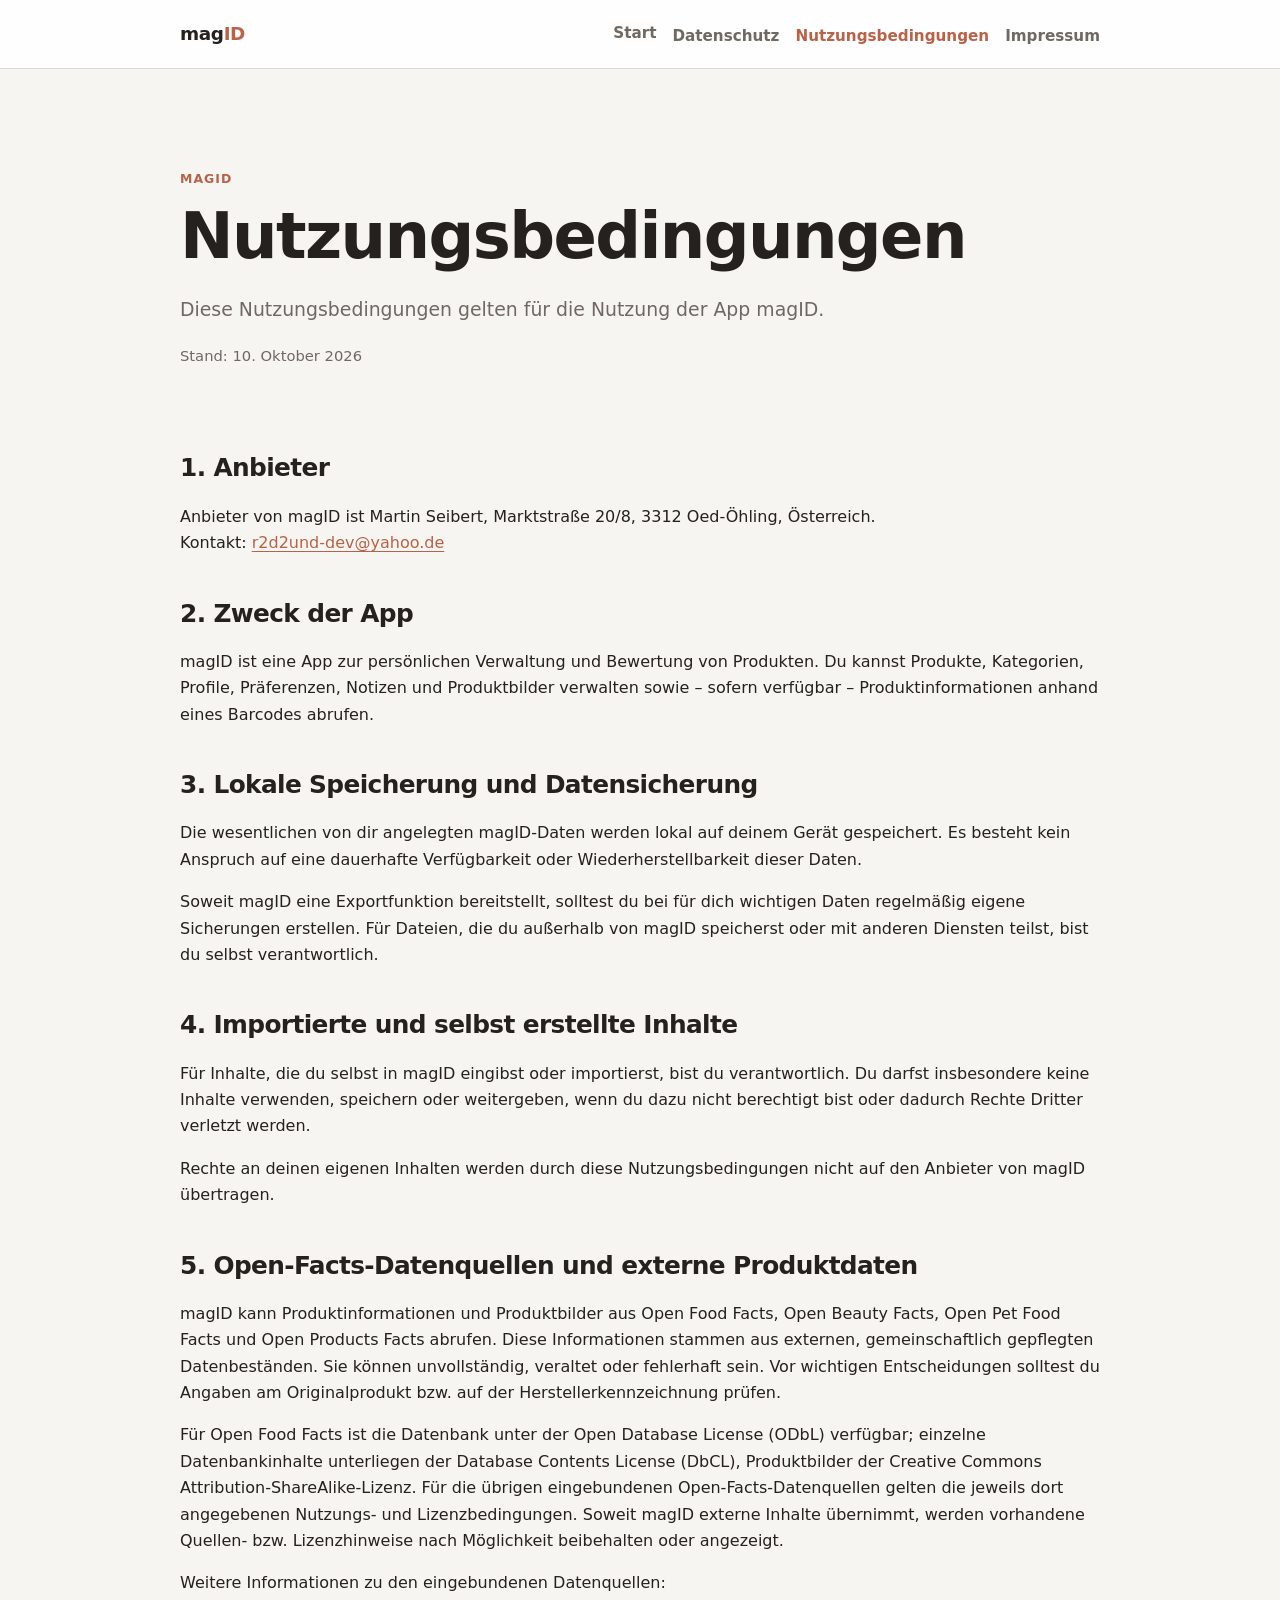
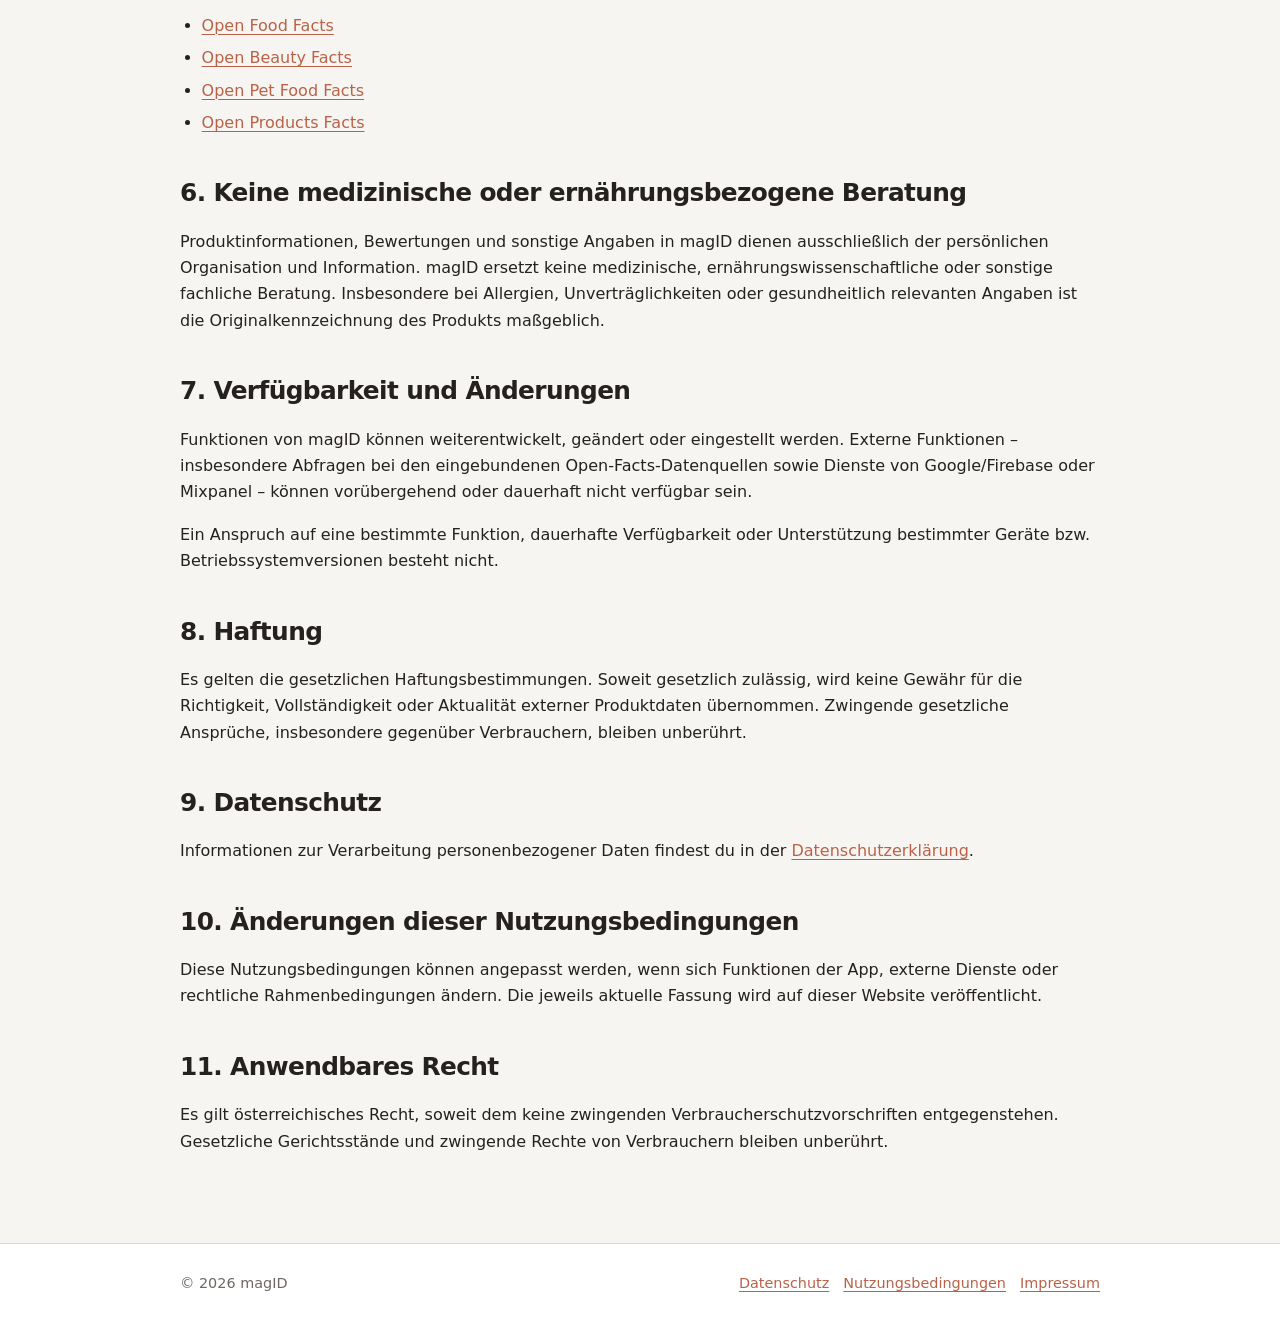
<file: tos.html>
<!doctype html>
<html lang="de">
<head>
  <meta charset="utf-8">
  <meta name="viewport" content="width=device-width, initial-scale=1">
  <meta name="description" content="Nutzungsbedingungen für die App magID.">
  <title>Nutzungsbedingungen – magID</title>
  <link rel="stylesheet" href="styles.css">
</head>
<body>
<header>
  <div class="nav">
    <a class="brand" href="index.html">mag<span>ID</span></a>
    <nav aria-label="Hauptnavigation">
      <ul>
        <li><a href="index.html">Start</a></li>
        <li><a href="datenschutz.html">Datenschutz</a></li>
        <li><a href="tos.html" aria-current="page">Nutzungsbedingungen</a></li>
        <li><a href="impressum.html">Impressum</a></li>
      </ul>
    </nav>
  </div>
</header>

<main>

<section class="hero">
  <p class="eyebrow">magID</p>
  <h1>Nutzungsbedingungen</h1>
  <p class="lead">
    Diese Nutzungsbedingungen gelten für die Nutzung der App magID.
  </p>
  <p class="meta">Stand: 10. Oktober 2026</p>
</section>

<section>
  <h2>1. Anbieter</h2>
  <p>
    Anbieter von magID ist Martin Seibert, Marktstraße 20/8, 3312 Oed-Öhling, Österreich.<br>
    Kontakt: <a href="mailto:r2d2und-dev@yahoo.de">r2d2und-dev@yahoo.de</a>
  </p>

  <h2>2. Zweck der App</h2>
  <p>
    magID ist eine App zur persönlichen Verwaltung und Bewertung von Produkten.
    Du kannst Produkte, Kategorien, Profile, Präferenzen, Notizen und Produktbilder
    verwalten sowie – sofern verfügbar – Produktinformationen anhand eines Barcodes
    abrufen.
  </p>

  <h2>3. Lokale Speicherung und Datensicherung</h2>
  <p>
    Die wesentlichen von dir angelegten magID-Daten werden lokal auf deinem Gerät
    gespeichert. Es besteht kein Anspruch auf eine dauerhafte Verfügbarkeit oder
    Wiederherstellbarkeit dieser Daten.
  </p>
  <p>
    Soweit magID eine Exportfunktion bereitstellt, solltest du bei für dich wichtigen
    Daten regelmäßig eigene Sicherungen erstellen. Für Dateien, die du außerhalb von
    magID speicherst oder mit anderen Diensten teilst, bist du selbst verantwortlich.
  </p>

  <h2>4. Importierte und selbst erstellte Inhalte</h2>
  <p>
    Für Inhalte, die du selbst in magID eingibst oder importierst, bist du verantwortlich.
    Du darfst insbesondere keine Inhalte verwenden, speichern oder weitergeben, wenn du
    dazu nicht berechtigt bist oder dadurch Rechte Dritter verletzt werden.
  </p>
  <p>
    Rechte an deinen eigenen Inhalten werden durch diese Nutzungsbedingungen nicht auf
    den Anbieter von magID übertragen.
  </p>

  <h2>5. Open-Facts-Datenquellen und externe Produktdaten</h2>
  <p>
    magID kann Produktinformationen und Produktbilder aus Open Food Facts, Open Beauty Facts,
    Open Pet Food Facts und Open Products Facts abrufen. Diese Informationen stammen aus
    externen, gemeinschaftlich gepflegten Datenbeständen. Sie können unvollständig, veraltet
    oder fehlerhaft sein. Vor wichtigen Entscheidungen solltest du Angaben am Originalprodukt
    bzw. auf der Herstellerkennzeichnung prüfen.
  </p>
  <p>
    Für Open Food Facts ist die Datenbank unter der Open Database License (ODbL) verfügbar;
    einzelne Datenbankinhalte unterliegen der Database Contents License (DbCL), Produktbilder
    der Creative Commons Attribution-ShareAlike-Lizenz. Für die übrigen eingebundenen
    Open-Facts-Datenquellen gelten die jeweils dort angegebenen Nutzungs- und Lizenzbedingungen.
    Soweit magID externe Inhalte übernimmt, werden vorhandene Quellen- bzw. Lizenzhinweise
    nach Möglichkeit beibehalten oder angezeigt.
  </p>
  <p>Weitere Informationen zu den eingebundenen Datenquellen:</p>
  <ul>
    <li><a href="https://world.openfoodfacts.org/" rel="noopener noreferrer">Open Food Facts</a></li>
    <li><a href="https://world.openbeautyfacts.org/" rel="noopener noreferrer">Open Beauty Facts</a></li>
    <li><a href="https://world.openpetfoodfacts.org/" rel="noopener noreferrer">Open Pet Food Facts</a></li>
    <li><a href="https://world.openproductsfacts.org/" rel="noopener noreferrer">Open Products Facts</a></li>
  </ul>

  <h2>6. Keine medizinische oder ernährungsbezogene Beratung</h2>
  <p>
    Produktinformationen, Bewertungen und sonstige Angaben in magID dienen ausschließlich
    der persönlichen Organisation und Information. magID ersetzt keine medizinische,
    ernährungswissenschaftliche oder sonstige fachliche Beratung. Insbesondere bei
    Allergien, Unverträglichkeiten oder gesundheitlich relevanten Angaben ist die
    Originalkennzeichnung des Produkts maßgeblich.
  </p>

  <h2>7. Verfügbarkeit und Änderungen</h2>
  <p>
    Funktionen von magID können weiterentwickelt, geändert oder eingestellt werden.
    Externe Funktionen – insbesondere Abfragen bei den eingebundenen Open-Facts-Datenquellen
    sowie Dienste von Google/Firebase oder Mixpanel – können vorübergehend oder dauerhaft
    nicht verfügbar sein.
  </p>
  <p>
    Ein Anspruch auf eine bestimmte Funktion, dauerhafte Verfügbarkeit oder Unterstützung
    bestimmter Geräte bzw. Betriebssystemversionen besteht nicht.
  </p>

  <h2>8. Haftung</h2>
  <p>
    Es gelten die gesetzlichen Haftungsbestimmungen. Soweit gesetzlich zulässig, wird keine
    Gewähr für die Richtigkeit, Vollständigkeit oder Aktualität externer Produktdaten
    übernommen. Zwingende gesetzliche Ansprüche, insbesondere gegenüber Verbrauchern,
    bleiben unberührt.
  </p>

  <h2>9. Datenschutz</h2>
  <p>
    Informationen zur Verarbeitung personenbezogener Daten findest du in der
    <a href="datenschutz.html">Datenschutzerklärung</a>.
  </p>

  <h2>10. Änderungen dieser Nutzungsbedingungen</h2>
  <p>
    Diese Nutzungsbedingungen können angepasst werden, wenn sich Funktionen der App,
    externe Dienste oder rechtliche Rahmenbedingungen ändern. Die jeweils aktuelle
    Fassung wird auf dieser Website veröffentlicht.
  </p>

  <h2>11. Anwendbares Recht</h2>
  <p>
    Es gilt österreichisches Recht, soweit dem keine zwingenden Verbraucherschutzvorschriften
    entgegenstehen. Gesetzliche Gerichtsstände und zwingende Rechte von Verbrauchern bleiben
    unberührt.
  </p>
</section>

</main>
<footer>
  <div class="footer-inner">
    <div>© 2026 magID</div>
    <div class="footer-links">
      <a href="datenschutz.html">Datenschutz</a>
      <a href="tos.html">Nutzungsbedingungen</a>
      <a href="impressum.html">Impressum</a>
    </div>
  </div>
</footer>

</body>
</html>
</file>
<file: styles.css>
:root {
  --bg: #f7f5f2;
  --surface: #ffffff;
  --text: #24211f;
  --muted: #6f6863;
  --border: #ded8d2;
  --accent: #b96247;
  --accent-soft: #f3e4df;
  --max: 920px;
}

* {
  box-sizing: border-box;
}

html {
  scroll-behavior: smooth;
}

body {
  margin: 0;
  font-family: system-ui, -apple-system, BlinkMacSystemFont, "Segoe UI", sans-serif;
  color: var(--text);
  background: var(--bg);
  line-height: 1.65;
}

a {
  color: var(--accent);
  text-decoration-thickness: 1px;
  text-underline-offset: 3px;
}

a:hover {
  text-decoration-thickness: 2px;
}

header {
  border-bottom: 1px solid var(--border);
  background: rgba(255, 255, 255, 0.92);
}

.nav {
  width: min(calc(100% - 32px), var(--max));
  margin: 0 auto;
  min-height: 68px;
  display: flex;
  align-items: center;
  justify-content: space-between;
  gap: 24px;
}

.brand {
  color: var(--text);
  font-size: 1.15rem;
  font-weight: 800;
  text-decoration: none;
  letter-spacing: -0.02em;
}

.brand span {
  color: var(--accent);
}

nav ul {
  list-style: none;
  display: flex;
  align-items: center;
  flex-wrap: wrap;
  gap: 16px;
  padding: 0;
  margin: 0;
}

nav li {
  display: flex;
  align-items: center;
}

nav a {
  display: inline-flex;
  align-items: center;
  min-height: 32px;
  color: var(--muted);
  text-decoration: none;
  font-size: 0.95rem;
  font-weight: 600;
  line-height: 1;
}

nav a:hover,
nav a[aria-current="page"] {
  color: var(--accent);
}

main {
  width: min(calc(100% - 32px), var(--max));
  margin: 0 auto;
  padding: 56px 0 72px;
}

.hero {
  padding: 44px 0 28px;
}

.eyebrow {
  margin: 0 0 8px;
  color: var(--accent);
  font-weight: 800;
  letter-spacing: 0.08em;
  text-transform: uppercase;
  font-size: 0.78rem;
}

h1, h2, h3 {
  line-height: 1.2;
  letter-spacing: -0.025em;
}

h1 {
  font-size: clamp(2.25rem, 7vw, 4rem);
  margin: 0 0 20px;
}

h2 {
  margin-top: 42px;
  font-size: 1.55rem;
}

h3 {
  margin-top: 28px;
  font-size: 1.1rem;
}

.lead {
  max-width: 720px;
  font-size: 1.18rem;
  color: var(--muted);
}

.card-grid {
  display: grid;
  grid-template-columns: repeat(3, 1fr);
  gap: 18px;
  margin: 34px 0;
}

.card {
  display: block;
  padding: 22px;
  border: 1px solid var(--border);
  border-radius: 18px;
  background: var(--surface);
  color: var(--text);
  text-decoration: none;
}

.card:hover {
  border-color: var(--accent);
}

.card h2,
.card h3 {
  margin: 0 0 8px;
}

.card p {
  margin: 0;
  color: var(--muted);
}

.notice {
  margin: 28px 0;
  padding: 18px 20px;
  border-left: 4px solid var(--accent);
  border-radius: 10px;
  background: var(--accent-soft);
}

.placeholder {
  display: inline-block;
  padding: 2px 6px;
  border: 1px dashed var(--accent);
  border-radius: 6px;
  background: #fff;
  color: #8d3e28;
  font-weight: 700;
}

.meta {
  color: var(--muted);
  font-size: 0.92rem;
}

ul, ol {
  padding-left: 1.35rem;
}

li + li {
  margin-top: 6px;
}

code {
  padding: 2px 5px;
  border-radius: 5px;
  background: #eee9e4;
}

footer {
  border-top: 1px solid var(--border);
  background: var(--surface);
}

.footer-inner {
  width: min(calc(100% - 32px), var(--max));
  margin: 0 auto;
  padding: 28px 0;
  display: flex;
  justify-content: space-between;
  gap: 20px;
  flex-wrap: wrap;
  color: var(--muted);
  font-size: 0.9rem;
}

.footer-links {
  display: flex;
  flex-wrap: wrap;
  gap: 14px;
}

@media (max-width: 760px) {
  .nav {
    align-items: flex-start;
    flex-direction: column;
    padding: 16px 0;
    gap: 10px;
  }

  nav ul {
    gap: 10px 14px;
  }

  main {
    padding-top: 28px;
  }

  .hero {
    padding-top: 24px;
  }

  .card-grid {
    grid-template-columns: 1fr;
  }
}
</file>
